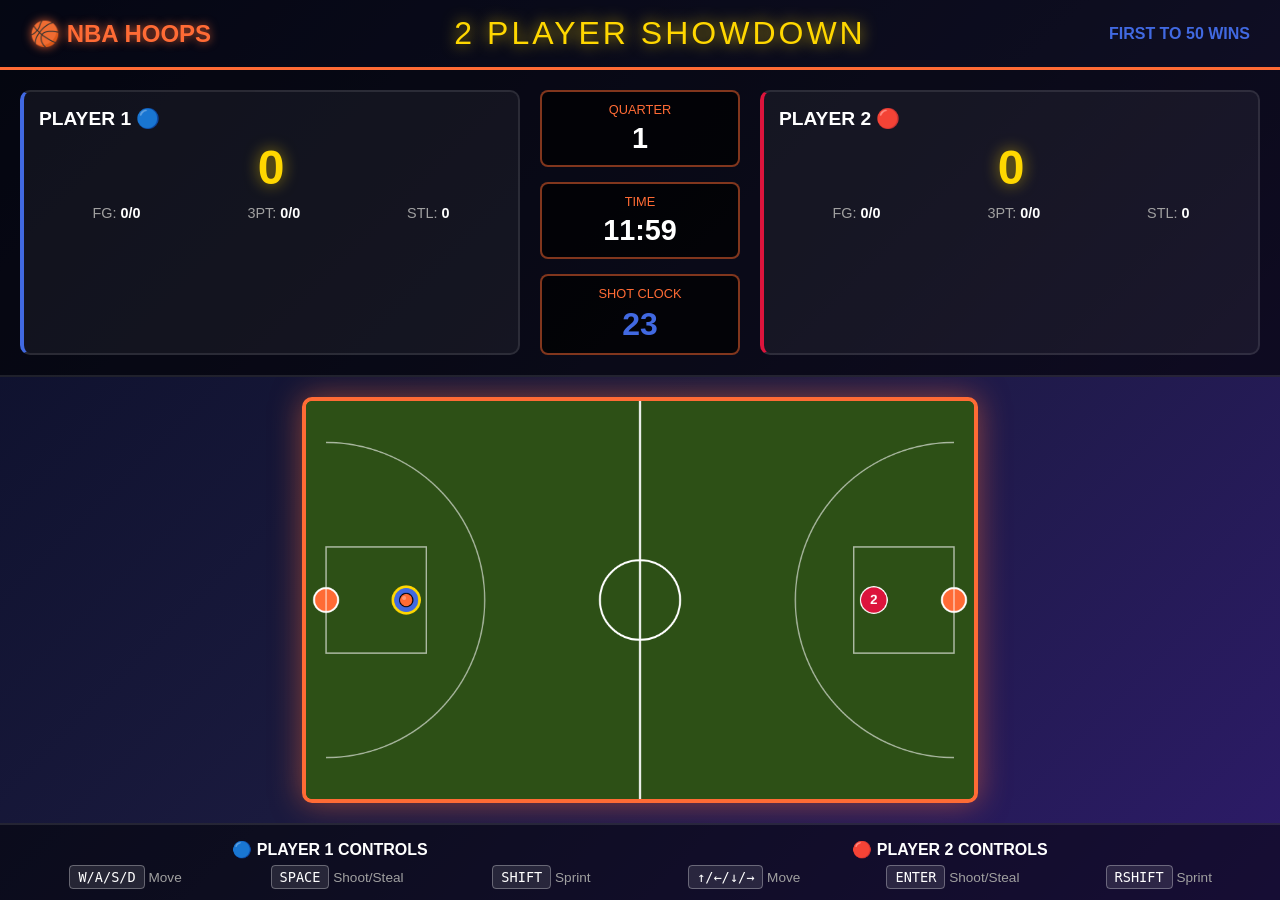
<file: index.html>
<!DOCTYPE html>
<html lang="en">
<head>
    <meta charset="UTF-8">
    <meta name="viewport" content="width=device-width, initial-scale=1.0, maximum-scale=1.0, user-scalable=no">
    
    <!-- iOS PWA Support -->
    <meta name="apple-mobile-web-app-capable" content="yes">
    <meta name="apple-mobile-web-app-status-bar-style" content="black-translucent">
    <meta name="apple-mobile-web-app-title" content="NBA Hoops">
    <link rel="apple-touch-icon" href="icon.svg">
    
    <!-- PWA Manifest -->
    <link rel="manifest" href="manifest.json">
    <meta name="theme-color" content="#0a0e27">
    <meta name="mobile-web-app-capable" content="yes">
    
    <!-- App Info -->
    <meta name="application-name" content="NBA Hoops">
    <meta name="description" content="2-player NBA basketball game - First to 50 points wins!">
    
    <!-- Favicon -->
    <link rel="icon" type="image/svg+xml" href="icon.svg">
    
    <title>NBA Hoops - 2 Player Basketball Game</title>
    <link rel="stylesheet" href="style.css">
</head>
<body>
    <div class="game-container">
        <!-- Header -->
        <header class="game-header">
            <div class="logo">🏀 NBA HOOPS</div>
            <div class="game-title">2 PLAYER SHOWDOWN</div>
            <div class="game-mode">FIRST TO 50 WINS</div>
        </header>

        <!-- Game HUD -->
        <div class="game-hud">
            <div class="player-hud player1-hud">
                <div class="player-name">PLAYER 1 🔵</div>
                <div class="player-score" id="p1Score">0</div>
                <div class="player-stats">
                    <div class="stat-item">FG: <span id="p1FG">0/0</span></div>
                    <div class="stat-item">3PT: <span id="p13PT">0/0</span></div>
                    <div class="stat-item">STL: <span id="p1STL">0</span></div>
                </div>
            </div>

            <div class="center-hud">
                <div class="quarter-display">
                    <div class="quarter-label">QUARTER</div>
                    <div class="quarter-value" id="quarter">1</div>
                </div>
                <div class="timer-display">
                    <div class="timer-label">TIME</div>
                    <div class="timer-value" id="timer">12:00</div>
                </div>
                <div class="shot-clock-display">
                    <div class="shot-clock-label">SHOT CLOCK</div>
                    <div class="shot-clock-value" id="shotClock">24</div>
                </div>
            </div>

            <div class="player-hud player2-hud">
                <div class="player-name">PLAYER 2 🔴</div>
                <div class="player-score" id="p2Score">0</div>
                <div class="player-stats">
                    <div class="stat-item">FG: <span id="p2FG">0/0</span></div>
                    <div class="stat-item">3PT: <span id="p23PT">0/0</span></div>
                    <div class="stat-item">STL: <span id="p2STL">0</span></div>
                </div>
            </div>
        </div>

        <!-- Game Canvas -->
        <div class="canvas-container">
            <canvas id="gameCanvas"></canvas>
        </div>

        <!-- Mobile Touch Controls -->
        <div id="mobileControls" class="mobile-controls">
            <!-- Player 1 Controls (Left Side) -->
            <div class="mobile-control-panel player1-panel">
                <div class="mobile-joystick" id="p1Joystick">
                    <div class="joystick-base">
                        <div class="joystick-stick" id="p1Stick"></div>
                    </div>
                </div>
                <div class="mobile-buttons">
                    <button class="mobile-btn shoot-btn" id="p1ShootBtn">
                        <span class="btn-icon">🏀</span>
                        <span class="btn-text">SHOOT</span>
                    </button>
                    <button class="mobile-btn sprint-btn" id="p1SprintBtn">
                        <span class="btn-icon">⚡</span>
                        <span class="btn-text">SPRINT</span>
                    </button>
                </div>
            </div>

            <!-- Player 2 Controls (Right Side) -->
            <div class="mobile-control-panel player2-panel">
                <div class="mobile-joystick" id="p2Joystick">
                    <div class="joystick-base">
                        <div class="joystick-stick" id="p2Stick"></div>
                    </div>
                </div>
                <div class="mobile-buttons">
                    <button class="mobile-btn shoot-btn" id="p2ShootBtn">
                        <span class="btn-icon">🏀</span>
                        <span class="btn-text">SHOOT</span>
                    </button>
                    <button class="mobile-btn sprint-btn" id="p2SprintBtn">
                        <span class="btn-icon">⚡</span>
                        <span class="btn-text">SPRINT</span>
                    </button>
                </div>
            </div>
        </div>

        <!-- Controls Info (Desktop) -->
        <div class="controls-info desktop-only">
            <div class="control-section">
                <h3>🔵 PLAYER 1 CONTROLS</h3>
                <div class="controls-grid">
                    <div class="control"><kbd>W/A/S/D</kbd> Move</div>
                    <div class="control"><kbd>SPACE</kbd> Shoot/Steal</div>
                    <div class="control"><kbd>SHIFT</kbd> Sprint</div>
                </div>
            </div>
            <div class="control-section">
                <h3>🔴 PLAYER 2 CONTROLS</h3>
                <div class="controls-grid">
                    <div class="control"><kbd>↑/←/↓/→</kbd> Move</div>
                    <div class="control"><kbd>ENTER</kbd> Shoot/Steal</div>
                    <div class="control"><kbd>RSHIFT</kbd> Sprint</div>
                </div>
            </div>
        </div>

        <!-- Pause Menu -->
        <div id="pauseMenu" class="modal">
            <div class="modal-content">
                <h2>⏸️ PAUSED</h2>
                <button class="btn" onclick="game.resume()">RESUME</button>
                <button class="btn" onclick="game.reset()">NEW GAME</button>
            </div>
        </div>

        <!-- Winner Modal -->
        <div id="winnerModal" class="modal">
            <div class="modal-content winner-modal">
                <h2 class="winner-title">🏆 GAME OVER! 🏆</h2>
                <div id="winnerText" class="winner-text"></div>
                <div id="finalStats" class="final-stats"></div>
                <button class="btn btn-large" onclick="game.reset()">PLAY AGAIN</button>
            </div>
        </div>
    </div>

    <script src="game.js"></script>
    
    <!-- Register Service Worker for PWA -->
    <script>
        if ('serviceWorker' in navigator) {
            window.addEventListener('load', () => {
                navigator.serviceWorker.register('/service-worker.js')
                    .then(reg => console.log('Service Worker registered!', reg))
                    .catch(err => console.log('Service Worker registration failed:', err));
            });
        }
    </script>
</body>
</html>
</file>
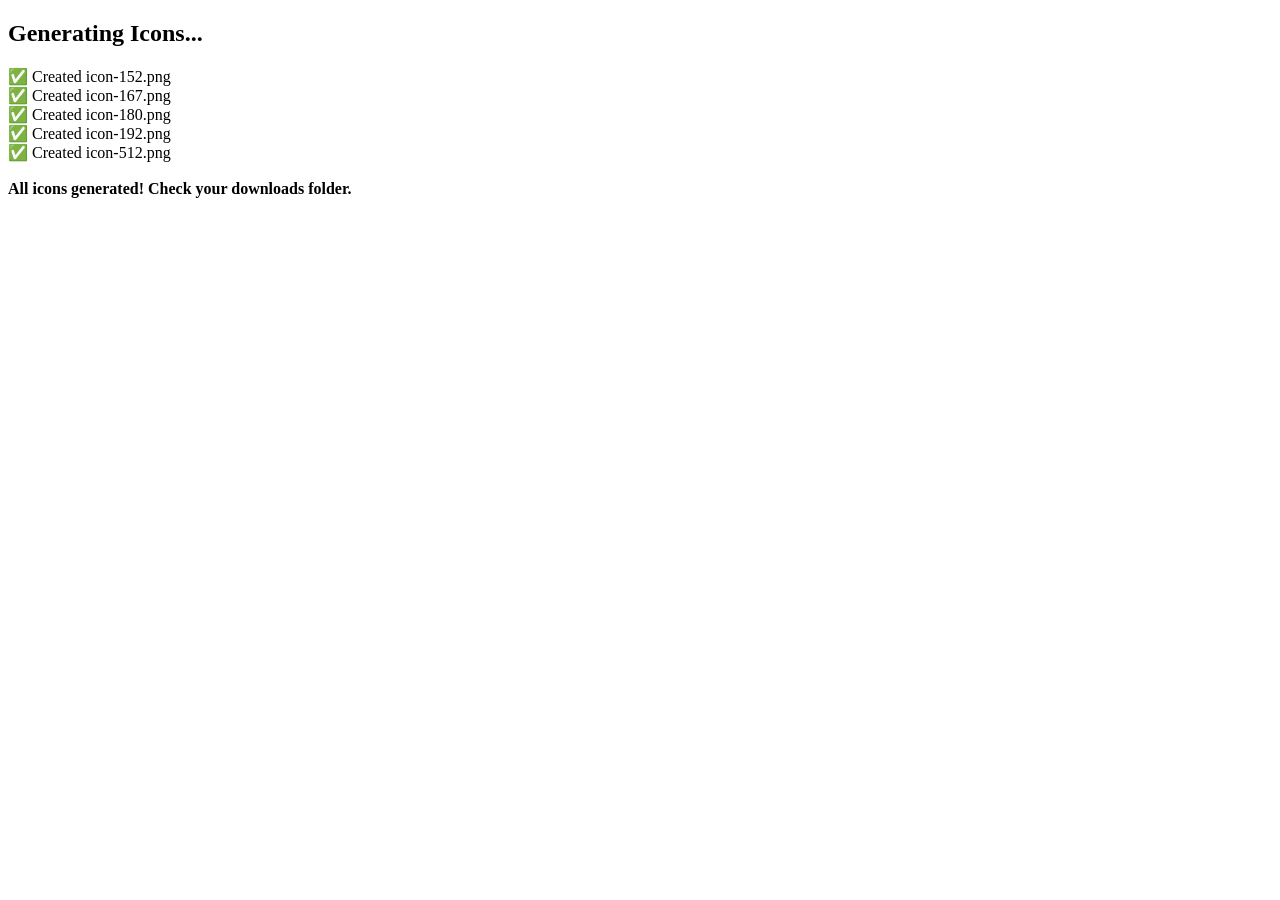
<file: create-icons.html>
<!DOCTYPE html>
<html>
<head>
    <title>Icon Generator</title>
</head>
<body>
    <h2>Generating Icons...</h2>
    <div id="status"></div>
    <script>
        const sizes = [152, 167, 180, 192, 512];
        const status = document.getElementById('status');
        
        function createIcon(size) {
            const canvas = document.createElement('canvas');
            canvas.width = size;
            canvas.height = size;
            const ctx = canvas.getContext('2d');
            
            // Background gradient
            const gradient = ctx.createLinearGradient(0, 0, size, size);
            gradient.addColorStop(0, '#1a1a2e');
            gradient.addColorStop(0.5, '#16213e');
            gradient.addColorStop(1, '#0f3460');
            ctx.fillStyle = gradient;
            ctx.fillRect(0, 0, size, size);
            
            // Border
            ctx.strokeStyle = '#ff6b35';
            ctx.lineWidth = size * 0.05;
            ctx.strokeRect(ctx.lineWidth / 2, ctx.lineWidth / 2, size - ctx.lineWidth, size - ctx.lineWidth);
            
            // Basketball
            const ballSize = size * 0.5;
            const centerX = size / 2;
            const centerY = size / 2;
            
            // Ball shadow
            ctx.fillStyle = 'rgba(0, 0, 0, 0.3)';
            ctx.beginPath();
            ctx.arc(centerX + ballSize * 0.05, centerY + ballSize * 0.05, ballSize / 2, 0, Math.PI * 2);
            ctx.fill();
            
            // Ball
            const ballGradient = ctx.createRadialGradient(
                centerX - ballSize * 0.2, centerY - ballSize * 0.2, ballSize * 0.1,
                centerX, centerY, ballSize / 2
            );
            ballGradient.addColorStop(0, '#ff8c61');
            ballGradient.addColorStop(1, '#ff6b35');
            ctx.fillStyle = ballGradient;
            ctx.beginPath();
            ctx.arc(centerX, centerY, ballSize / 2, 0, Math.PI * 2);
            ctx.fill();
            
            // Ball lines
            ctx.strokeStyle = '#1a1a2e';
            ctx.lineWidth = size * 0.01;
            
            // Vertical line
            ctx.beginPath();
            ctx.moveTo(centerX, centerY - ballSize / 2);
            ctx.lineTo(centerX, centerY + ballSize / 2);
            ctx.stroke();
            
            // Horizontal line
            ctx.beginPath();
            ctx.moveTo(centerX - ballSize / 2, centerY);
            ctx.lineTo(centerX + ballSize / 2, centerY);
            ctx.stroke();
            
            // Curved lines
            ctx.beginPath();
            ctx.arc(centerX, centerY, ballSize / 2, 0, Math.PI * 2);
            ctx.stroke();
            
            ctx.beginPath();
            ctx.arc(centerX, centerY, ballSize / 3, 0, Math.PI * 2);
            ctx.stroke();
            
            // Highlight
            ctx.fillStyle = 'rgba(255, 255, 255, 0.3)';
            ctx.beginPath();
            ctx.arc(centerX - ballSize * 0.2, centerY - ballSize * 0.2, ballSize * 0.15, 0, Math.PI * 2);
            ctx.fill();
            
            return canvas;
        }
        
        sizes.forEach(size => {
            const canvas = createIcon(size);
            const link = document.createElement('a');
            link.download = `icon-${size}.png`;
            link.href = canvas.toDataURL('image/png');
            link.textContent = `Download icon-${size}.png`;
            link.style.display = 'block';
            link.style.margin = '10px';
            link.click();
            status.innerHTML += `✅ Created icon-${size}.png<br>`;
        });
        
        status.innerHTML += '<br><strong>All icons generated! Check your downloads folder.</strong>';
    </script>
</body>
</html>
</file>
<file: style.css>
* {
    margin: 0;
    padding: 0;
    box-sizing: border-box;
}

body {
    font-family: 'Arial Black', Arial, sans-serif;
    background: linear-gradient(135deg, #0a0e27 0%, #1a1a3e 50%, #2d1b69 100%);
    color: white;
    overflow: hidden;
    height: 100vh;
}

.game-container {
    display: flex;
    flex-direction: column;
    height: 100vh;
    max-width: 1600px;
    margin: 0 auto;
}

/* Header */
.game-header {
    display: flex;
    justify-content: space-between;
    align-items: center;
    padding: 15px 30px;
    background: rgba(0, 0, 0, 0.5);
    border-bottom: 3px solid #ff6b35;
}

.logo {
    font-size: 1.5rem;
    font-weight: bold;
    color: #ff6b35;
    text-shadow: 0 0 10px rgba(255, 107, 53, 0.8);
}

.game-title {
    font-size: 2rem;
    letter-spacing: 3px;
    color: #ffd700;
    text-shadow: 0 0 15px rgba(255, 215, 0, 0.8);
}

.game-mode {
    font-size: 1rem;
    color: #4169e1;
    font-weight: bold;
}

/* HUD */
.game-hud {
    display: grid;
    grid-template-columns: 1fr auto 1fr;
    gap: 20px;
    padding: 20px;
    background: rgba(0, 0, 0, 0.6);
    border-bottom: 2px solid rgba(255, 255, 255, 0.1);
}

.player-hud {
    background: rgba(255, 255, 255, 0.05);
    padding: 15px;
    border-radius: 10px;
    border: 2px solid rgba(255, 255, 255, 0.1);
}

.player1-hud {
    border-left: 4px solid #4169e1;
}

.player2-hud {
    border-left: 4px solid #dc143c;
}

.player-name {
    font-size: 1.2rem;
    margin-bottom: 10px;
    font-weight: bold;
}

.player-score {
    font-size: 3rem;
    color: #ffd700;
    text-align: center;
    margin: 10px 0;
    text-shadow: 0 0 15px rgba(255, 215, 0, 0.6);
    font-weight: bold;
}

.player-stats {
    display: flex;
    justify-content: space-around;
    font-size: 0.9rem;
    margin-top: 10px;
}

.stat-item {
    color: #a0a0a0;
}

.stat-item span {
    color: white;
    font-weight: bold;
}

/* Center HUD */
.center-hud {
    display: flex;
    flex-direction: column;
    gap: 15px;
    min-width: 200px;
}

.quarter-display, .timer-display, .shot-clock-display {
    background: rgba(0, 0, 0, 0.7);
    padding: 10px;
    border-radius: 8px;
    text-align: center;
    border: 2px solid rgba(255, 107, 53, 0.5);
}

.quarter-label, .timer-label, .shot-clock-label {
    font-size: 0.8rem;
    color: #ff6b35;
    margin-bottom: 5px;
}

.quarter-value, .timer-value {
    font-size: 1.8rem;
    font-weight: bold;
    color: white;
}

.shot-clock-value {
    font-size: 2rem;
    font-weight: bold;
    color: #4169e1;
}

.shot-clock-value.warning {
    color: #ff6b35;
    animation: pulse 0.5s infinite;
}

.shot-clock-value.critical {
    color: #dc143c;
    animation: pulse 0.3s infinite;
}

@keyframes pulse {
    0%, 100% { opacity: 1; transform: scale(1); }
    50% { opacity: 0.7; transform: scale(1.1); }
}

/* Canvas Container */
.canvas-container {
    flex: 1;
    display: flex;
    justify-content: center;
    align-items: center;
    padding: 20px;
    overflow: hidden;
}

#gameCanvas {
    border: 4px solid #ff6b35;
    border-radius: 10px;
    box-shadow: 0 0 30px rgba(255, 107, 53, 0.5);
    background: #2d5016;
}

/* Controls Info */
.controls-info {
    display: grid;
    grid-template-columns: 1fr 1fr;
    gap: 20px;
    padding: 15px 30px;
    background: rgba(0, 0, 0, 0.5);
    border-top: 2px solid rgba(255, 255, 255, 0.1);
}

.control-section h3 {
    font-size: 1rem;
    margin-bottom: 10px;
    text-align: center;
}

.controls-grid {
    display: flex;
    justify-content: space-around;
    gap: 10px;
}

.control {
    font-size: 0.85rem;
    color: #a0a0a0;
}

kbd {
    background: rgba(255, 255, 255, 0.1);
    padding: 3px 8px;
    border-radius: 4px;
    border: 1px solid rgba(255, 255, 255, 0.3);
    color: white;
    font-family: monospace;
    font-size: 0.85rem;
}

/* Modal */
.modal {
    display: none;
    position: fixed;
    top: 0;
    left: 0;
    width: 100%;
    height: 100%;
    background: rgba(0, 0, 0, 0.9);
    backdrop-filter: blur(10px);
    z-index: 1000;
    align-items: center;
    justify-content: center;
}

.modal.show {
    display: flex;
}

.modal-content {
    background: linear-gradient(135deg, #1a1a2e, #16213e);
    padding: 40px;
    border-radius: 20px;
    text-align: center;
    border: 4px solid #ffd700;
    box-shadow: 0 0 50px rgba(255, 215, 0, 0.5);
    animation: zoomIn 0.5s ease;
}

@keyframes zoomIn {
    from {
        transform: scale(0.5);
        opacity: 0;
    }
    to {
        transform: scale(1);
        opacity: 1;
    }
}

.modal-content h2 {
    font-size: 2.5rem;
    margin-bottom: 20px;
    color: #ffd700;
    text-shadow: 0 0 20px rgba(255, 215, 0, 0.7);
}

.winner-modal {
    min-width: 600px;
}

.winner-title {
    font-size: 3rem;
    margin-bottom: 20px;
}

.winner-text {
    font-size: 2.5rem;
    margin-bottom: 30px;
    font-weight: bold;
}

.final-stats {
    background: rgba(0, 0, 0, 0.5);
    padding: 20px;
    border-radius: 15px;
    margin-bottom: 30px;
    font-size: 1.1rem;
    text-align: left;
}

.final-stats h3 {
    text-align: center;
    margin-bottom: 15px;
    font-size: 1.5rem;
}

.final-stats > div {
    margin-bottom: 20px;
}

.final-stats > div > div {
    padding: 5px;
}

/* Buttons */
.btn {
    padding: 15px 40px;
    background: linear-gradient(135deg, #4169e1, #1e90ff);
    color: white;
    border: none;
    border-radius: 10px;
    font-size: 1.2rem;
    font-weight: bold;
    cursor: pointer;
    transition: all 0.3s ease;
    margin: 10px;
    text-transform: uppercase;
}

.btn:hover {
    transform: translateY(-3px);
    box-shadow: 0 8px 20px rgba(65, 105, 225, 0.5);
}

.btn:active {
    transform: translateY(0);
}

.btn-large {
    padding: 20px 60px;
    font-size: 1.5rem;
}

/* Mobile Touch Controls */
.mobile-controls {
    display: none;
    position: fixed;
    bottom: 0;
    left: 0;
    right: 0;
    height: 200px;
    pointer-events: none;
    z-index: 100;
}

.mobile-control-panel {
    position: absolute;
    bottom: 20px;
    display: flex;
    gap: 20px;
    align-items: flex-end;
    pointer-events: all;
}

.player1-panel {
    left: 20px;
}

.player2-panel {
    right: 20px;
}

/* Virtual Joystick */
.mobile-joystick {
    position: relative;
}

.joystick-base {
    width: 120px;
    height: 120px;
    background: rgba(255, 255, 255, 0.1);
    border: 3px solid rgba(255, 255, 255, 0.3);
    border-radius: 50%;
    position: relative;
    box-shadow: 0 4px 20px rgba(0, 0, 0, 0.5);
}

.joystick-stick {
    width: 50px;
    height: 50px;
    background: rgba(255, 255, 255, 0.6);
    border: 3px solid white;
    border-radius: 50%;
    position: absolute;
    top: 50%;
    left: 50%;
    transform: translate(-50%, -50%);
    transition: all 0.1s ease;
    box-shadow: 0 2px 10px rgba(0, 0, 0, 0.3);
}

.player1-panel .joystick-stick {
    background: rgba(65, 105, 225, 0.8);
    border-color: #4169e1;
}

.player2-panel .joystick-stick {
    background: rgba(220, 20, 60, 0.8);
    border-color: #dc143c;
}

/* Mobile Buttons */
.mobile-buttons {
    display: flex;
    flex-direction: column;
    gap: 10px;
}

.mobile-btn {
    width: 80px;
    height: 80px;
    border-radius: 50%;
    border: 3px solid rgba(255, 255, 255, 0.5);
    background: rgba(255, 255, 255, 0.15);
    color: white;
    font-weight: bold;
    display: flex;
    flex-direction: column;
    align-items: center;
    justify-content: center;
    gap: 5px;
    box-shadow: 0 4px 15px rgba(0, 0, 0, 0.5);
    cursor: pointer;
    user-select: none;
    -webkit-tap-highlight-color: transparent;
    transition: all 0.1s ease;
}

.mobile-btn:active {
    transform: scale(0.9);
    background: rgba(255, 255, 255, 0.3);
}

.mobile-btn .btn-icon {
    font-size: 1.8rem;
}

.mobile-btn .btn-text {
    font-size: 0.7rem;
}

.shoot-btn {
    background: linear-gradient(135deg, rgba(255, 107, 53, 0.3), rgba(255, 140, 97, 0.3));
    border-color: #ff6b35;
}

.shoot-btn:active {
    background: linear-gradient(135deg, rgba(255, 107, 53, 0.6), rgba(255, 140, 97, 0.6));
}

.sprint-btn {
    background: linear-gradient(135deg, rgba(255, 215, 0, 0.2), rgba(255, 237, 78, 0.2));
    border-color: #ffd700;
}

.sprint-btn:active {
    background: linear-gradient(135deg, rgba(255, 215, 0, 0.5), rgba(255, 237, 78, 0.5));
}

/* Desktop Only Controls */
.desktop-only {
    display: grid;
}

/* Responsive */
@media (max-width: 1200px) {
    .game-title {
        font-size: 1.5rem;
    }
    
    .player-score {
        font-size: 2.5rem;
    }
    
    .controls-info {
        grid-template-columns: 1fr;
    }
}

@media (max-width: 768px) {
    body {
        overflow: auto;
    }

    .game-header {
        padding: 10px 15px;
        flex-wrap: wrap;
    }
    
    .logo {
        font-size: 1.2rem;
    }
    
    .game-title {
        font-size: 1.2rem;
        letter-spacing: 1px;
    }
    
    .game-mode {
        font-size: 0.8rem;
        width: 100%;
        text-align: center;
        margin-top: 5px;
    }
    
    .game-hud {
        grid-template-columns: 1fr;
        gap: 10px;
        padding: 10px;
    }
    
    .center-hud {
        order: -1;
        flex-direction: row;
        justify-content: space-around;
    }
    
    .quarter-display, .timer-display, .shot-clock-display {
        padding: 8px;
    }
    
    .quarter-value, .timer-value {
        font-size: 1.4rem;
    }
    
    .shot-clock-value {
        font-size: 1.6rem;
    }
    
    .player-hud {
        padding: 10px;
    }
    
    .player-name {
        font-size: 1rem;
    }
    
    .player-score {
        font-size: 2rem;
        margin: 5px 0;
    }
    
    .player-stats {
        font-size: 0.8rem;
    }
    
    .canvas-container {
        padding: 10px;
        height: calc(100vh - 400px);
        min-height: 300px;
    }
    
    #gameCanvas {
        max-width: 100%;
        height: auto;
    }
    
    .desktop-only {
        display: none;
    }
    
    .mobile-controls {
        display: block;
    }
    
    .modal-content {
        padding: 20px;
        margin: 10px;
        max-width: 90%;
    }
    
    .winner-modal {
        min-width: auto;
    }
    
    .winner-title {
        font-size: 2rem;
    }
    
    .winner-text {
        font-size: 1.8rem;
    }
    
    .final-stats {
        font-size: 0.9rem;
        padding: 15px;
    }
}

@media (max-height: 800px) {
    .game-header {
        padding: 10px 20px;
    }
    
    .game-hud {
        padding: 15px;
    }
    
    .controls-info {
        padding: 10px 20px;
    }
}

@media (max-width: 480px) {
    .mobile-control-panel {
        bottom: 10px;
    }
    
    .player1-panel {
        left: 10px;
    }
    
    .player2-panel {
        right: 10px;
    }
    
    .joystick-base {
        width: 100px;
        height: 100px;
    }
    
    .joystick-stick {
        width: 40px;
        height: 40px;
    }
    
    .mobile-btn {
        width: 65px;
        height: 65px;
    }
    
    .mobile-btn .btn-icon {
        font-size: 1.5rem;
    }
    
    .mobile-btn .btn-text {
        font-size: 0.6rem;
    }
}
</file>
